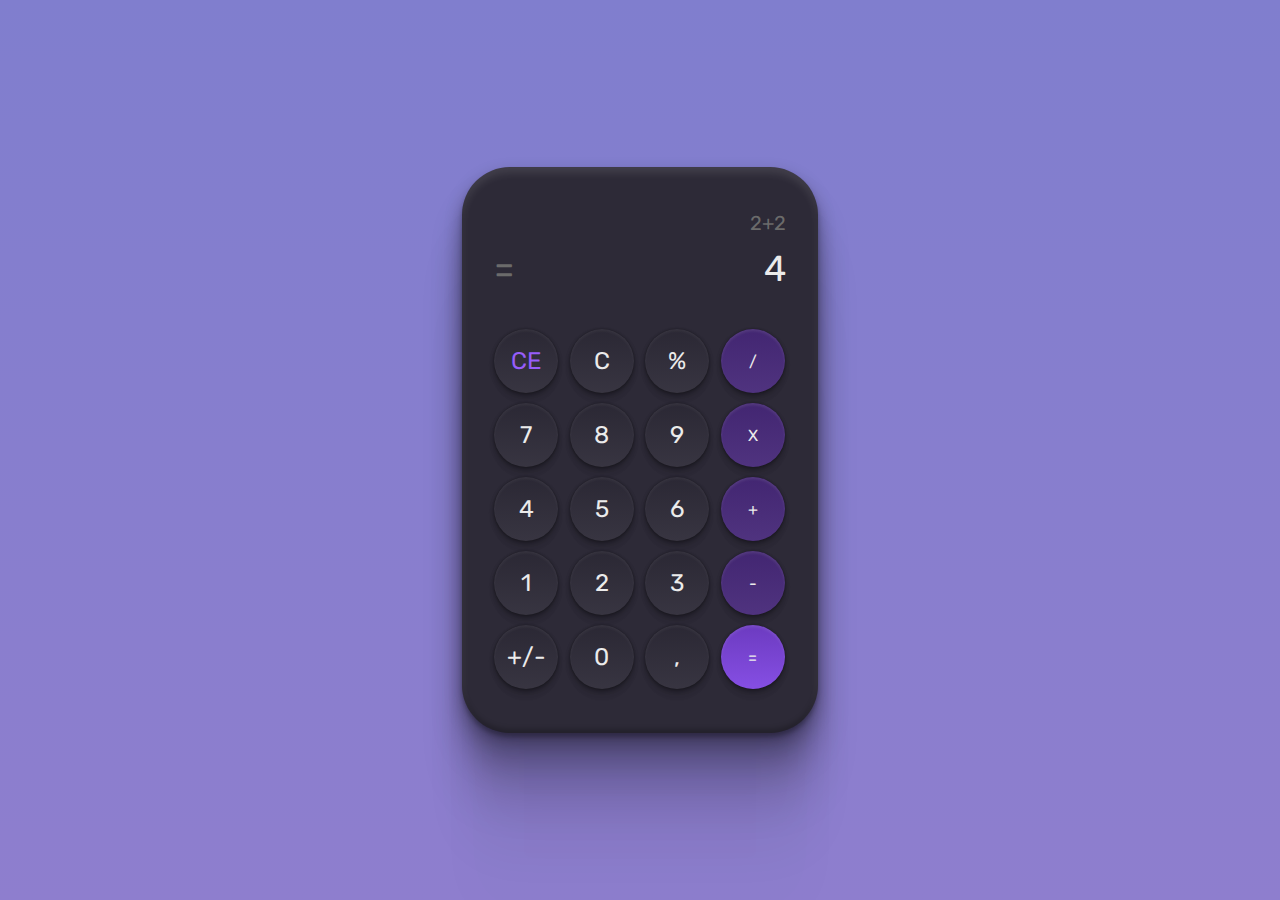
<file: 005/index.html>
<!DOCTYPE html>
<html lang="en">
<head>
    <meta charset="UTF-8">
    <meta http-equiv="X-UA-Compatible" content="IE=edge">
    <meta name="viewport" content="width=device-width, initial-scale=1.0">
    <link rel="stylesheet" href="style.css">
    <link rel="preconnect" href="https://fonts.googleapis.com">
<link rel="preconnect" href="https://fonts.gstatic.com" crossorigin>
<link href="https://fonts.googleapis.com/css2?family=Rubik:wght@400;600;700&display=swap" rel="stylesheet">
    <title>Document</title>
</head>
<body>
    <div class="calculadora">
        <div class="display">
            <div class="math muted">2+2</div>
            <div class="result">
                <span class="muted">=</span>
                <span>4</span>
            </div>
        </div>
        <div class="buttons">

            <div class="button reset">CE</div>
            <div class="button">C</div>
            <div class="button">%</div>
            <div class="operation">/</div>    

            <div class="button">7</div>
            <div class="button">8</div>
            <div class="button">9</div>
            <div class="operation">X</div>    
            
            <div class="button">4</div>
            <div class="button">5</div>
            <div class="button">6</div>
            <div class="operation">+</div>    
            
            <div class="button">1</div>
            <div class="button">2</div>
            <div class="button">3</div>
            <div class="operation">-</div>    
            
            <div class="button">+/-</div>
            <div class="button">0</div>
            <div class="button">,</div>
            <div class="equal">=</div>
        </div>
    </div>
</body>
</html>
</file>
<file: 005/style.css>
* {
	padding: 0;
	margin: 0;
	box-sizing: border-box;
}

body {
	font-family: "Rubik";
	display: grid;
	place-items: center;
	width: 100%;
	height: 100vh;
	background: linear-gradient(180deg, #807ece 0%, #8e7ece 100%);
	border-radius: 15px;
}

.calculadora {
	/* Calculadora */
	padding: 44px 32px;
	display: flex;
	flex-direction: column;
	justify-content: space-between;
	width: 356px;
	height: 566px;
	background-color: #2d2a37;
	color: #ebebeb;
	box-shadow: 0px 4px 4px rgba(0, 0, 0, 0.25),
		0px 188px 52px rgba(0, 0, 0, 0.01), 0px 120px 48px rgba(0, 0, 0, 0.04),
		0px 68px 41px rgba(0, 0, 0, 0.15), 0px 30px 30px rgba(0, 0, 0, 0.26),
		0px 8px 17px rgba(0, 0, 0, 0.29), inset 0px 6px 8px rgba(255, 255, 255, 0.1),
		inset 0px -4px 5px rgba(0, 0, 0, 0.22);
	border-radius: 48px;
}

.display {
	display: flex;
	flex-direction: column;
	gap: 12px;
	font-size: 20px;
}
.display .math {
	text-align: right;
}
.display .result {
	font-size: 36px;
	display: flex;
	justify-content: space-between;
}

.buttons {
	display: grid;
	grid-template-columns: 1fr 1fr 1fr 1fr;
	gap: 10px;
}

.button {
	font-size: 24px;
	display: grid;
	place-items: center;
	width: 64px;
	height: 64px;

	background: linear-gradient(
			180deg,
			rgba(0, 0, 0, 0.05) 0%,
			rgba(255, 255, 255, 0.05) 100%
		),
		#2d2a37;
	box-shadow: 0px 11px 7px rgba(0, 0, 0, 0.01), 0px 7px 7px rgba(0, 0, 0, 0.04),
		0px 4px 6px rgba(0, 0, 0, 0.1), 0px 2px 4px rgba(0, 0, 0, 0.26),
		0px 0px 2px rgba(0, 0, 0, 0.29), inset 0px 2px 3px rgba(255, 255, 255, 0.06);
	border-radius: 999px;
}

.equal {
	display: grid;
	place-items: center;
	width: 64px;
	height: 64px;
	border-radius: 999px;
	background: linear-gradient(
			180deg,
			rgba(0, 0, 0, 0.15) 0%,
			rgba(255, 255, 255, 0.05) 100%
		),
		#7f45e2;
	box-shadow: 0px 11px 7px rgba(0, 0, 0, 0.01), 0px 7px 7px rgba(0, 0, 0, 0.04),
		0px 4px 6px rgba(0, 0, 0, 0.1), 0px 2px 4px rgba(0, 0, 0, 0.26),
		0px 0px 2px rgba(0, 0, 0, 0.29), inset 0px 2px 3px rgba(255, 255, 255, 0.1);
}

.operation {
	display: grid;
	place-items: center;
	width: 64px;
	height: 64px;
	border-radius: 999px;
	background: linear-gradient(
			180deg,
			rgba(0, 0, 0, 0.05) 0.01%,
			rgba(255, 255, 255, 0.05) 100%
		),
		#462878;
	box-shadow: 0px 11px 7px rgba(0, 0, 0, 0.01), 0px 7px 7px rgba(0, 0, 0, 0.04),
		0px 4px 6px rgba(0, 0, 0, 0.1), 0px 2px 4px rgba(0, 0, 0, 0.26),
		0px 0px 2px rgba(0, 0, 0, 0.29), inset 0px 2px 3px rgba(255, 255, 255, 0.1);
}

.reset {
	color: #975dfa;
}

.muted {
	color: #6b6b6b;
}
</file>
